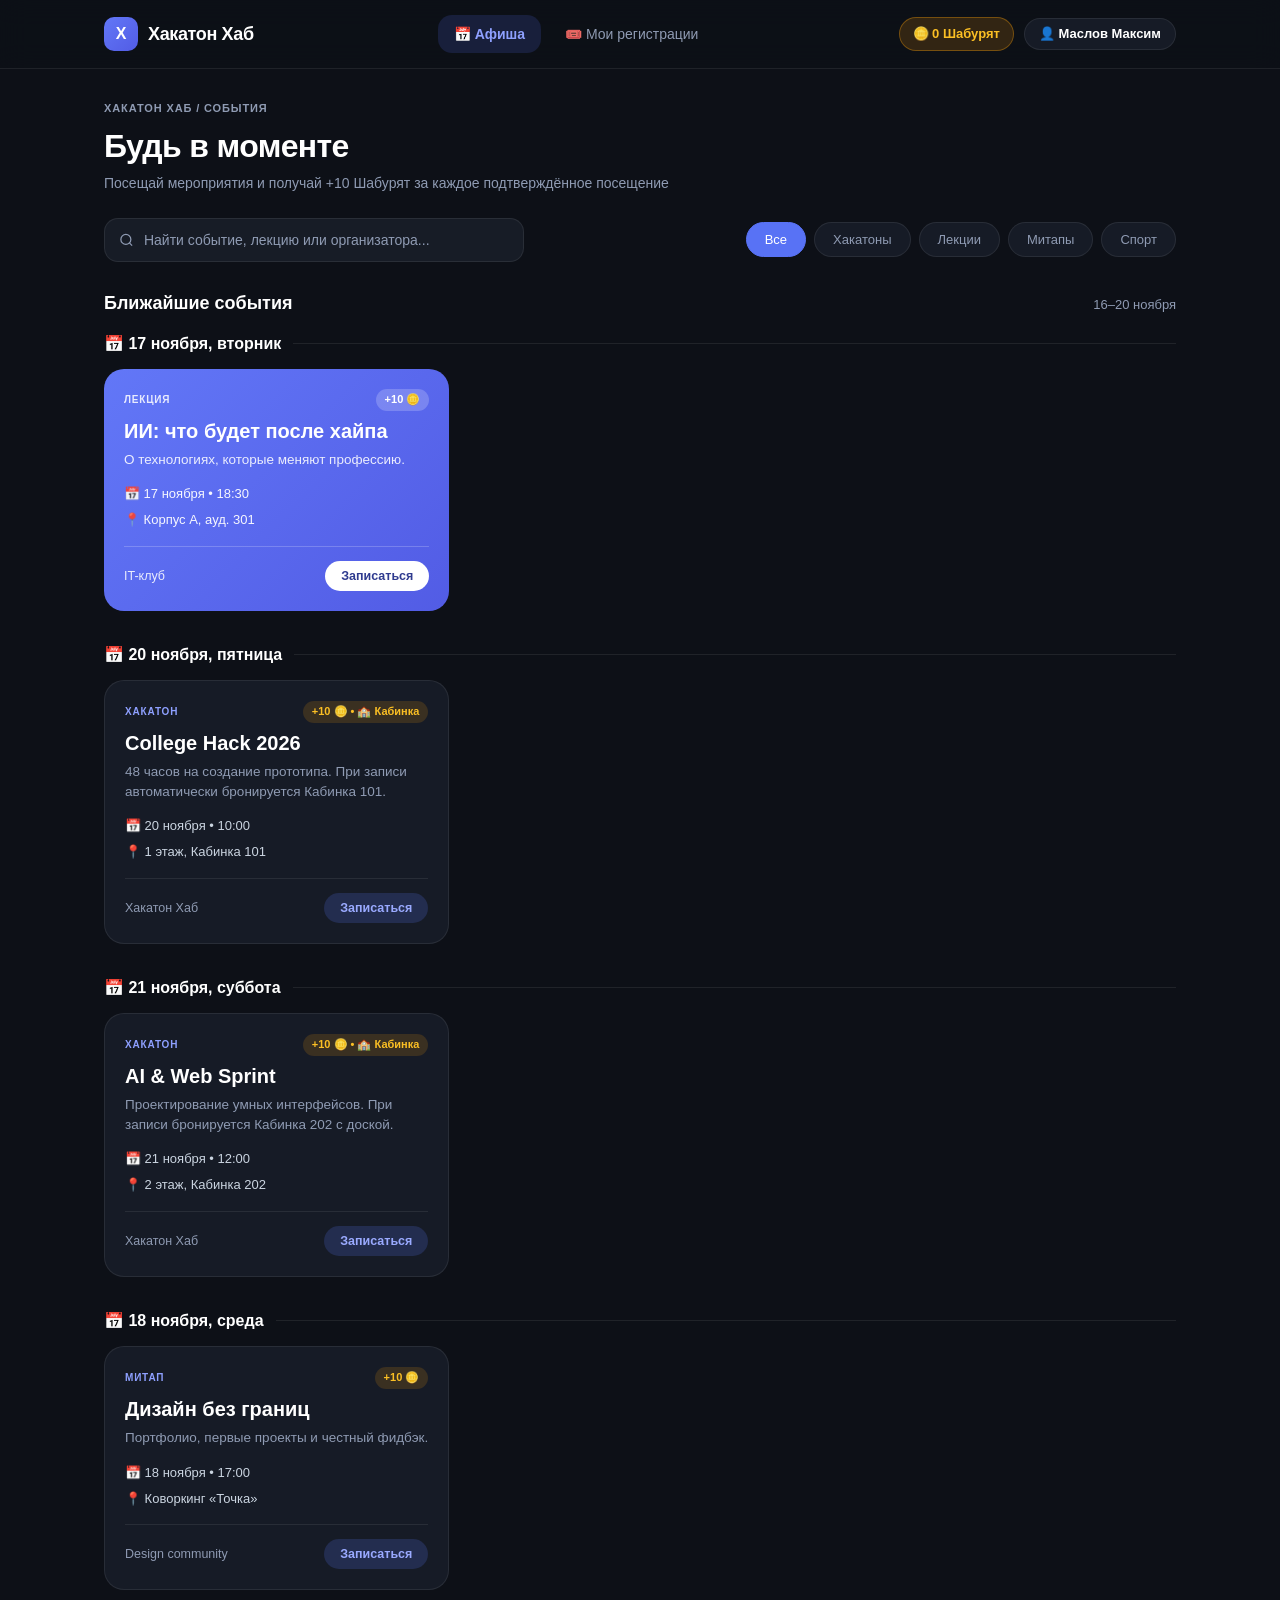
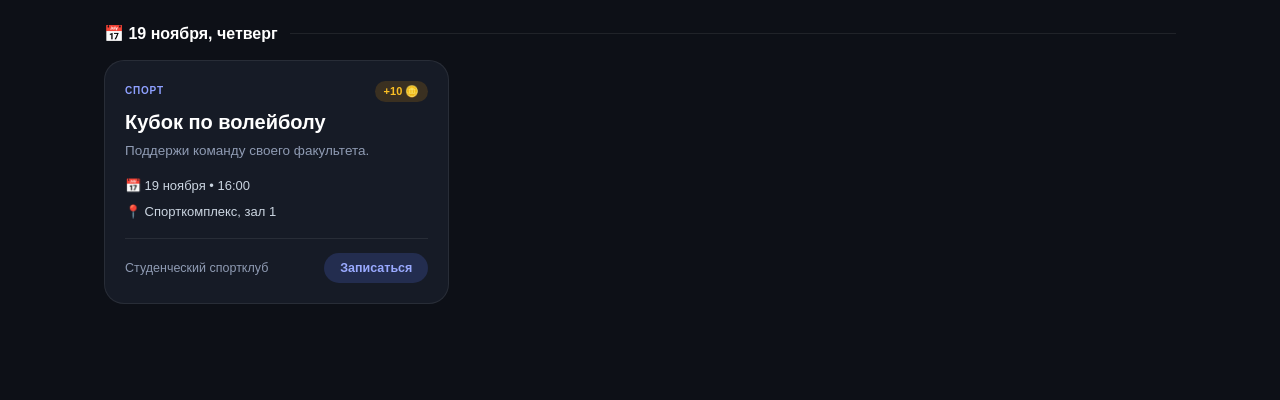
<file: index.html>
<!DOCTYPE html>
<html lang="ru">
<head>
  <meta charset="UTF-8" />
  <meta name="viewport" content="width=device-width, initial-scale=1.0" />
  <title>Хакатон Хаб — Афиша мероприятий</title>
  <link rel="stylesheet" href="style.css" />
</head>
<body>

  <!-- Верхняя навигационная панель -->
  <header class="topbar">
    <div class="container topbar-inner">
      <a href="index.html" class="brand" id="brand-logo">
        <span class="brand-badge">Х</span>
        <span class="brand-name">Хакатон Хаб</span>
      </a>

      <nav class="nav-tabs">
        <a href="index.html" class="tab-item active">📅 Афиша</a>
        <a href="registrations.html" class="tab-item">
          🎟️ Мои регистрации
          <span class="nav-counter" id="nav-reg-count">0</span>
        </a>
      </nav>

      <!-- Блок аккаунта и баланса Шабурят -->
      <div class="user-panel" id="user-panel"></div>
    </div>
  </header>

  <main class="container main-wrapper">

    <!-- ЭКРАН 1: АФИША -->
    <section id="view-feed" class="screen-content active">
      <div class="page-header">
        <div>
          <div class="eyebrow">ХАКАТОН ХАБ / СОБЫТИЯ</div>
          <h1 class="page-title">Будь в моменте</h1>
          <p class="page-subtitle">Посещай мероприятия и получай +10 Шабурят за каждое подтверждённое посещение</p>
        </div>
      </div>

      <div class="controls-bar">
        <div class="search-box">
          <svg width="16" height="16" fill="none" stroke="#8f9bb3" stroke-width="2" viewBox="0 0 24 24">
            <circle cx="11" cy="11" r="8"></circle>
            <path d="m21 21-4.3-4.3"></path>
          </svg>
          <input type="text" id="search-input" placeholder="Найти событие, лекцию или организатора..." />
        </div>

        <div class="chips-row" id="category-chips">
          <button class="chip active" data-category="all">Все</button>
          <button class="chip" data-category="Хакатон">Хакатоны</button>
          <button class="chip" data-category="Лекция">Лекции</button>
          <button class="chip" data-category="Митап">Митапы</button>
          <button class="chip" data-category="Спорт">Спорт</button>
        </div>
      </div>

      <div class="section-header">
        <span class="section-title">Ближайшие события</span>
        <span class="section-meta">16–20 ноября</span>
      </div>

      <div id="events-list" class="events-grid"></div>
    </section>

    <!-- ЭКРАН 2: ДЕТАЛИ СОБЫТИЯ -->
    <section id="view-details" class="screen-content">
      <div class="nav-header">
        <button class="back-btn" id="btn-back">← Назад к афише</button>
      </div>

      <div class="details-layout">
        <div class="details-main">
          <div class="hero-banner" id="detail-banner">
            <div class="hero-tag" id="detail-tag">ЛЕКЦИЯ / ТЕХНОЛОГИИ</div>
            <h1 class="hero-title" id="detail-title">ИИ: что будет после хайпа</h1>
            <div class="hero-bottom">
              <div class="hero-badges">
                <span class="badge-free" id="detail-entry">Вход свободный</span>
                <span class="badge-bonus">+10 Шабурят</span>
              </div>
              <span class="hero-date" id="detail-short-date">17.11</span>
            </div>
          </div>

          <div class="about-block">
            <h3>О событии</h3>
            <p id="detail-description"></p>
          </div>
        </div>

        <aside class="details-sidebar">
          <div class="info-card">
            <div class="info-list">
              <div class="info-row">
                <div class="info-icon">📅</div>
                <div>
                  <div class="info-main" id="detail-date">17 ноября, вторник</div>
                  <div class="info-sub" id="detail-time">18:30–20:00</div>
                </div>
              </div>
              <div class="info-row">
                <div class="info-icon">📍</div>
                <div>
                  <div class="info-main" id="detail-location">Корпус А, аудитория 301</div>
                  <div class="info-sub" id="detail-address">Университетская, 12</div>
                </div>
              </div>
              <div class="info-row">
                <div class="info-icon">👥</div>
                <div>
                  <div class="info-main" id="detail-organizer">IT-клуб</div>
                  <div class="info-sub">Организатор</div>
                </div>
              </div>
            </div>

            <div class="reminder-card">
              <div class="reminder-top">
                <div class="reminder-left">
                  <span>🔔</span>
                  <div>
                    <div class="reminder-title">Не пропусти начало</div>
                    <div class="reminder-sub">Напомним за день и за час</div>
                  </div>
                </div>
                <label class="switch">
                  <input type="checkbox" id="detail-reminder-toggle" checked />
                  <span class="slider"></span>
                </label>
              </div>
              <div class="reminder-note" id="reminder-status-text">Локальные уведомления в браузере</div>
            </div>

            <button class="btn-cta" id="detail-cta-btn">
              <span id="detail-cta-text">Записаться</span>
              <span class="arrow" id="detail-cta-arrow">→</span>
            </button>
            <div class="cta-caption" id="detail-cta-caption">Бонус +10 Шабурят начислится после подтверждения посещения</div>
          </div>
        </aside>
      </div>
    </section>
  </main>
  <div class="toast" id="toast"></div>
  <script src="script.js"></script>
</body>
</html>
</file>
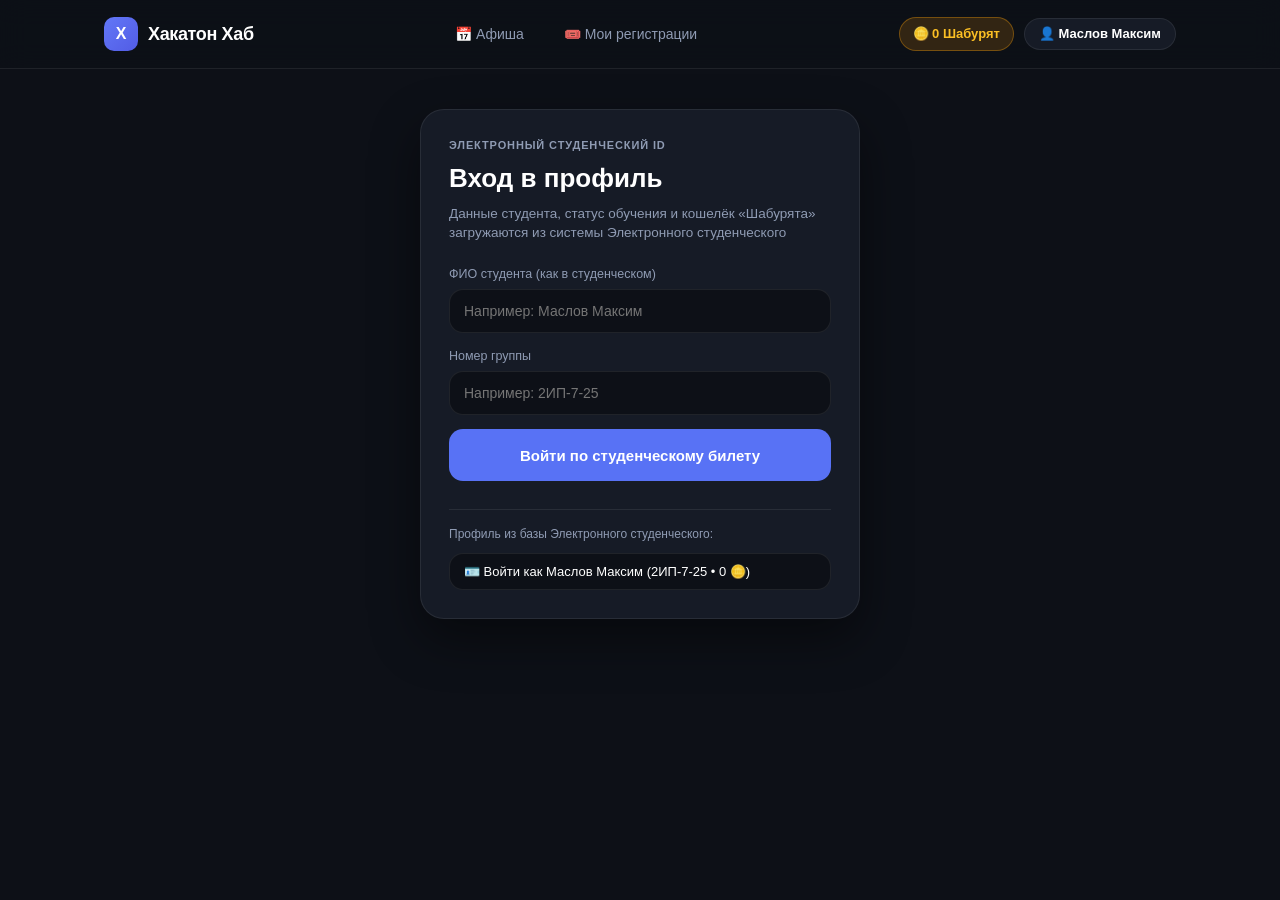
<file: login.html>
<!DOCTYPE html>
<html lang="ru">
<head>
  <meta charset="UTF-8" />
  <meta name="viewport" content="width=device-width, initial-scale=1.0" />
  <title>Хакатон Хаб — Вход через Электронный студенческий</title>
  <link rel="stylesheet" href="style.css" />
</head>
<body>

  <header class="topbar">
    <div class="container topbar-inner">
      <a href="index.html" class="brand">
        <span class="brand-badge">Х</span>
        <span class="brand-name">Хакатон Хаб</span>
      </a>

      <nav class="nav-tabs">
        <a href="index.html" class="tab-item">📅 Афиша</a>
        <a href="registrations.html" class="tab-item">
          🎟️ Мои регистрации
          <span class="nav-counter" id="nav-reg-count">0</span>
        </a>
      </nav>

      <div class="user-panel" id="user-panel"></div>
    </div>
  </header>

  <main class="container auth-page-wrapper">
    <div class="auth-card">
      <div class="eyebrow">ЭЛЕКТРОННЫЙ СТУДЕНЧЕСКИЙ ID</div>
      <h1 class="auth-title">Вход в профиль</h1>
      <p class="auth-subtitle">Данные студента, статус обучения и кошелёк «Шабурята» загружаются из системы Электронного студенческого</p>

      <form id="page-login-form" class="auth-form">
        <div class="form-group">
          <label for="login-name">ФИО студента (как в студенческом)</label>
          <input type="text" id="login-name" placeholder="Например: Маслов Максим" required />
        </div>
        <div class="form-group">
          <label for="login-group">Номер группы</label>
          <input type="text" id="login-group" placeholder="Например: 2ИП-7-25" required />
        </div>
        <button type="submit" class="btn-cta">Войти по студенческому билету</button>
      </form>

      <div class="demo-accounts">
        <div class="demo-label">Профиль из базы Электронного студенческого:</div>
        <div class="demo-list">
          <button type="button" class="demo-btn" id="btn-sync-student-card">
            🪪 Загрузить профиль из Электронного студенческого
          </button>
        </div>
      </div>
    </div>
  </main>

  <div class="toast" id="toast"></div>
  <script src="script.js"></script>
</body>
</html>
</file>
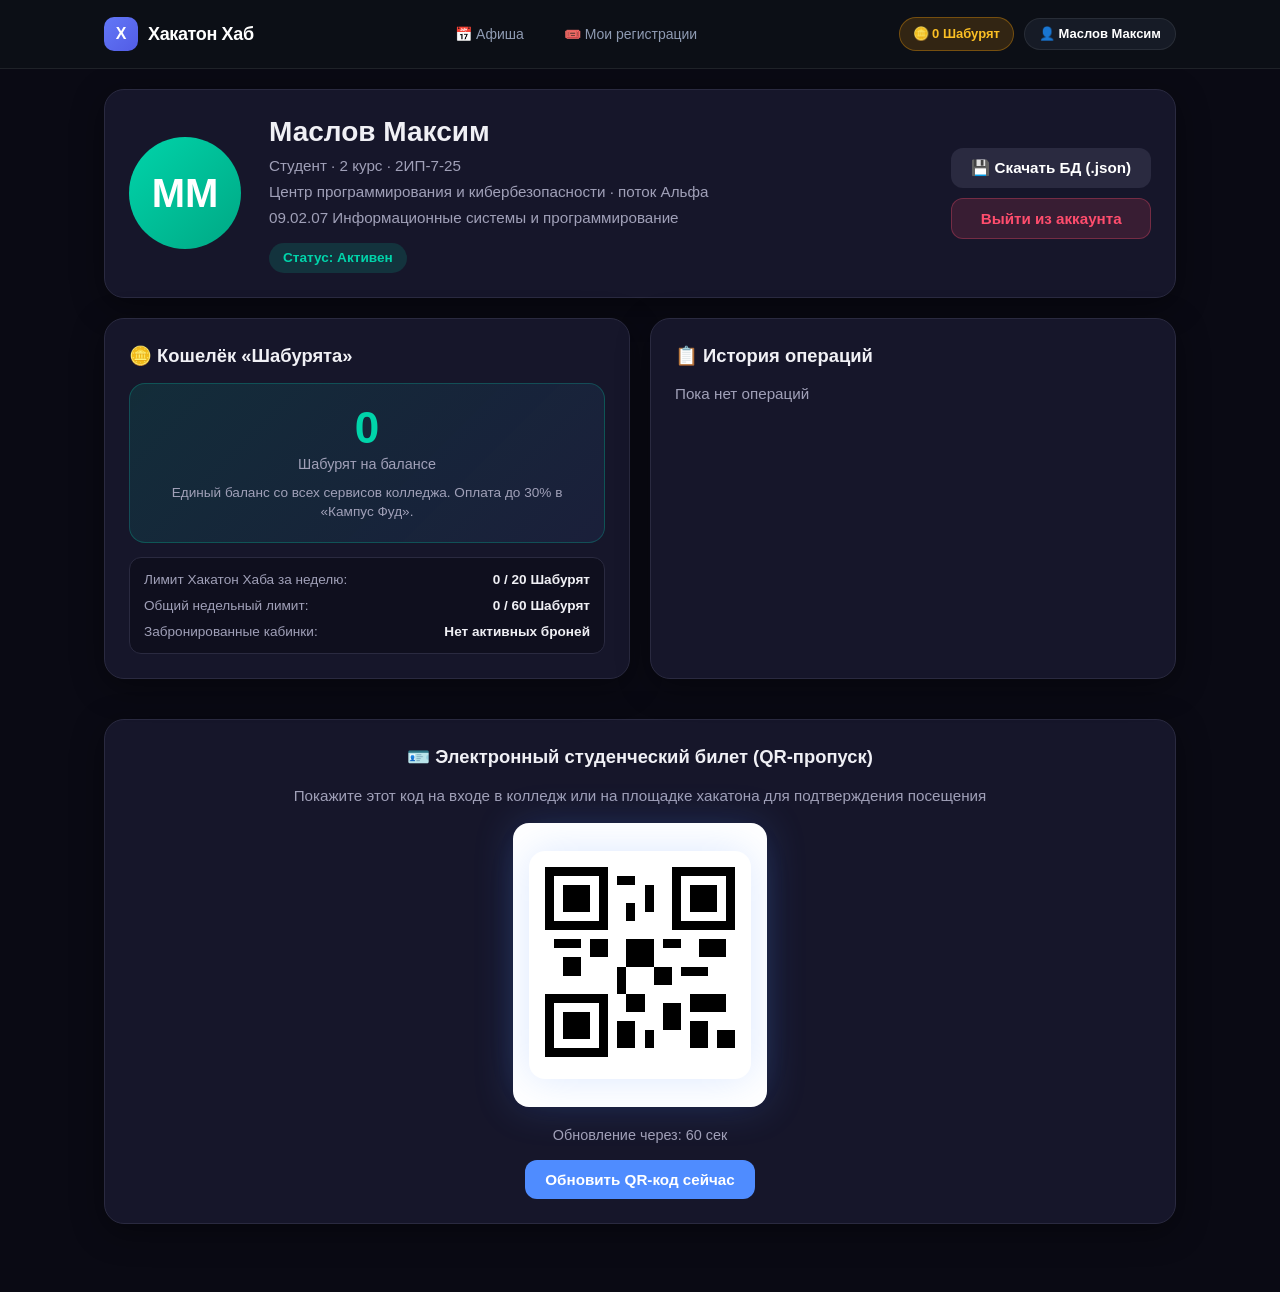
<file: profile.html>
<!DOCTYPE html>
<html lang="ru">
<head>
  <meta charset="UTF-8" />
  <meta name="viewport" content="width=device-width, initial-scale=1.0" />
  <title>IT.МОСКВА — Электронный студенческий и профиль</title>
  <link rel="stylesheet" href="style.css" />
  <!-- Библиотека для генерации живого QR-кода как у Команды 5 -->
  <script src="https://cloudflare.com"></script>
  <style>
    /* Точные стили профиля и электронного студенческого Команды 5 */
    body.student-card-theme {
      background: #0a0a14;
      color: #f0f0f5;
    }

    .sc-container {
      max-width: 1120px;
      margin: 0 auto;
      padding: 20px 24px 48px;
    }

    .sc-card {
      background: #16162a;
      border: 1px solid #2a2a40;
      border-radius: 20px;
      padding: 24px;
      box-shadow: 0 8px 32px rgba(0, 0, 0, 0.4);
      margin-bottom: 20px;
    }

    .sc-profile-card {
      display: flex;
      gap: 28px;
      align-items: center;
      flex-wrap: wrap;
    }

    .sc-avatar {
      width: 112px;
      height: 112px;
      border-radius: 50%;
      background: linear-gradient(135deg, #00d4aa, #00a884);
      display: flex;
      align-items: center;
      justify-content: center;
      font-size: 2.5rem;
      font-weight: 700;
      color: #ffffff;
      flex-shrink: 0;
    }

    .sc-profile-info {
      flex: 1;
      min-width: 240px;
    }

    .sc-profile-info h1 {
      font-size: 1.75rem;
      margin-bottom: 6px;
      line-height: 1.25;
      color: #f0f0f5;
    }

    .sc-meta {
      color: #a0a0b8;
      margin-bottom: 4px;
      font-size: 0.95rem;
    }

    .sc-status-badge {
      display: inline-block;
      background: rgba(0, 212, 170, 0.15);
      color: #00d4aa;
      padding: 5px 14px;
      border-radius: 20px;
      font-size: 0.85rem;
      font-weight: 600;
      margin-top: 10px;
    }

    .sc-profile-actions {
      display: flex;
      flex-direction: column;
      gap: 10px;
    }

    .sc-grid-2 {
      display: grid;
      grid-template-columns: 1fr 1fr;
      gap: 20px;
      margin-bottom: 20px;
    }

    .sc-card-title {
      font-size: 1.15rem;
      font-weight: 700;
      margin-bottom: 14px;
      color: #f0f0f5;
    }

    /* Блок кошелька Шабурят Команды 5 */
    .sc-balance-block {
      background: linear-gradient(135deg, rgba(0, 212, 170, 0.12), rgba(79, 140, 255, 0.08));
      border: 1px solid rgba(0, 212, 170, 0.25);
      border-radius: 16px;
      padding: 20px;
      text-align: center;
      margin-bottom: 14px;
    }

    .sc-balance-value {
      font-size: 2.75rem;
      font-weight: 700;
      color: #00d4aa;
      line-height: 1.1;
    }

    .sc-balance-value small {
      display: block;
      font-size: 0.9rem;
      font-weight: 500;
      color: #a0a0b8;
      margin-top: 4px;
    }

    .sc-balance-hint {
      margin-top: 10px;
      font-size: 0.85rem;
      color: #a0a0b8;
    }

    .sc-limits-box {
      display: flex;
      flex-direction: column;
      gap: 6px;
      font-size: 0.85rem;
      color: #a0a0b8;
      background: #0f0f1e;
      padding: 12px 14px;
      border-radius: 12px;
      border: 1px solid #2a2a40;
    }

    .sc-limits-row {
      display: flex;
      justify-content: space-between;
    }

    .sc-limits-row strong {
      color: #f0f0f5;
    }

    /* История транзакций Команды 5 */
    .sc-history-list {
      max-height: 290px;
      overflow-y: auto;
    }

    .sc-tx-item {
      display: flex;
      justify-content: space-between;
      align-items: center;
      gap: 12px;
      padding: 12px 0;
      border-bottom: 1px solid #2a2a40;
    }

    .sc-tx-item:last-child {
      border-bottom: none;
    }

    .sc-tx-reason {
      font-weight: 500;
      font-size: 0.95rem;
      color: #f0f0f5;
    }

    .sc-tx-date {
      font-size: 0.8rem;
      color: #a0a0b8;
    }

    .sc-tx-amount {
      font-weight: 700;
      font-size: 1.05rem;
      color: #00d4aa;
      flex-shrink: 0;
    }

    .sc-tx-amount.debit {
      color: #ff4d6d;
    }

    /* Секция живого QR-кода Команды 5 */
    .sc-qr-section {
      text-align: center;
    }

    .sc-qr-container {
      background: #ffffff;
      padding: 16px;
      border-radius: 16px;
      display: inline-block;
      margin: 12px 0;
      box-shadow: 0 0 40px rgba(79, 140, 255, 0.2);
    }

    .sc-timer {
      font-size: 0.9rem;
      color: #a0a0b8;
      margin-top: 6px;
      margin-bottom: 14px;
    }

    .sc-timer.warning {
      color: #ff6b35;
    }

    .sc-btn {
      background: #4f8cff;
      color: #ffffff;
      border: none;
      padding: 11px 20px;
      border-radius: 12px;
      font-weight: 600;
      cursor: pointer;
      font-size: 0.95rem;
      transition: 0.2s;
    }

    .sc-btn:hover {
      opacity: 0.9;
    }

    .sc-btn.secondary {
      background: #2a2a40;
    }

    .sc-btn.danger {
      background: rgba(255, 77, 109, 0.15);
      color: #ff4d6d;
      border: 1px solid rgba(255, 77, 109, 0.3);
    }

    @media (max-width: 820px) {
      .sc-grid-2 {
        grid-template-columns: 1fr;
      }
      .sc-profile-card {
        flex-direction: column;
        text-align: center;
      }
      .sc-profile-actions {
        width: 100%;
      }
    }
  </style>
</head>
<body class="student-card-theme">

  <!-- Общая навигация приложения -->
  <header class="topbar">
    <div class="container topbar-inner">
      <a href="index.html" class="brand">
        <span class="brand-badge">Х</span>
        <span class="brand-name">Хакатон Хаб</span>
      </a>

      <nav class="nav-tabs">
        <a href="index.html" class="tab-item">📅 Афиша</a>
        <a href="registrations.html" class="tab-item">
          🎟️ Мои регистрации
          <span class="nav-counter" id="nav-reg-count">0</span>
        </a>
      </nav>

      <div class="user-panel" id="user-panel"></div>
    </div>
  </header>

  <main class="sc-container">

    <!-- Карточка студента (точная копия Команды 5) -->
    <div class="sc-card sc-profile-card">
      <div class="sc-avatar" id="avatar">ММ</div>
      <div class="sc-profile-info">
        <h1 id="studentName">Маслов Максим</h1>
        <div class="sc-meta" id="group">Студент · 2 курс · 2ИП-7-25</div>
        <div class="sc-meta" id="specialty">Центр программирования и кибербезопасности · поток Альфа</div>
        <div class="sc-meta" id="program">09.02.07 Информационные системы и программирование</div>
        <div class="sc-status-badge" id="statusBadge">Статус: Активен</div>
      </div>
      <div class="sc-profile-actions">
        <button type="button" class="sc-btn secondary" id="btn-profile-export">💾 Скачать БД (.json)</button>
        <button type="button" class="sc-btn danger" id="btn-page-logout">Выйти из аккаунта</button>
      </div>
    </div>

    <!-- Две колонки: Кошелёк Шабурят + История операций -->
    <div class="sc-grid-2">
      <div class="sc-card">
        <h2 class="sc-card-title">🪙 Кошелёк «Шабурята»</h2>
        <div class="sc-balance-block">
          <div class="sc-balance-value">
            <span id="shaburyataBalance">0</span>
            <small>Шабурят на балансе</small>
          </div>
          <div class="sc-balance-hint">
            Единый баланс со всех сервисов колледжа. Оплата до 30% в «Кампус Фуд».
          </div>
        </div>
        <div class="sc-limits-box">
          <div class="sc-limits-row">
            <span>Лимит Хакатон Хаба за неделю:</span>
            <strong id="wallet-service-limit">0 / 20</strong>
          </div>
          <div class="sc-limits-row">
            <span>Общий недельный лимит:</span>
            <strong id="wallet-total-limit">0 / 60</strong>
          </div>
          <div class="sc-limits-row">
            <span>Забронированные кабинки:</span>
            <strong id="profile-cabins-info">Нет активных броней</strong>
          </div>
        </div>
      </div>

      <div class="sc-card">
        <h2 class="sc-card-title">📋 История операций</h2>
        <div class="sc-history-list" id="walletHistory">
          <p class="sc-meta">Пока нет операций</p>
        </div>
      </div>
    </div>

    <!-- Живой QR-код электронного студенческого (как у Команды 5) -->
    <div class="sc-card sc-qr-section">
      <h2 class="sc-card-title">🪪 Электронный студенческий билет (QR-пропуск)</h2>
      <p class="sc-meta">Покажите этот код на входе в колледж или на площадке хакатона для подтверждения посещения</p>
      <div class="sc-qr-container">
        <div class="sc-qr-container">
          <svg width="190" height="190" viewBox="0 0 21 21" shape-rendering="crispEdges" xmlns="http://w3.org">
            <rect width="21" height="21" fill="#ffffff"/>
            <path fill="#000000" d="M0,0h7v7h-7z M1,1v5h5v-5z M2,2h3v3h-3z M14,0h7v7h-7z M15,1v5h5v-5z M16,2h3v3h-3z M0,14h7v7h-7z M1,15v5h5v-5z M2,16h3v3h-3z M8,1h2v1h-2z M11,2h1v3h-1z M9,4h1v2h-1z M1,8h3v1h-3z M5,8h2v2h-2z M9,8h3v3h-3z M13,8h2v1h-2z M17,8h3v2h-3z M2,10h2v2h-2z M8,11h1v3h-1z M12,11h2v2h-2z M15,11h3v1h-3z M9,14h2v2h-2z M13,15h2v3h-2z M16,14h4v2h-4z M8,17h2v3h-2z M11,18h1v2h-1z M16,17h2v3h-2z M19,18h2v2h-2z"/>
          </svg>
        </div>
      </div>
      <div class="sc-timer" id="timer">Обновление через: 60 сек</div>
      <button type="button" class="sc-btn" id="btn-refresh-qr">Обновить QR-код сейчас</button>
    </div>

  </main>

  <div class="toast" id="toast"></div>
  <script src="script.js"></script>
</body>
</html>
</file>
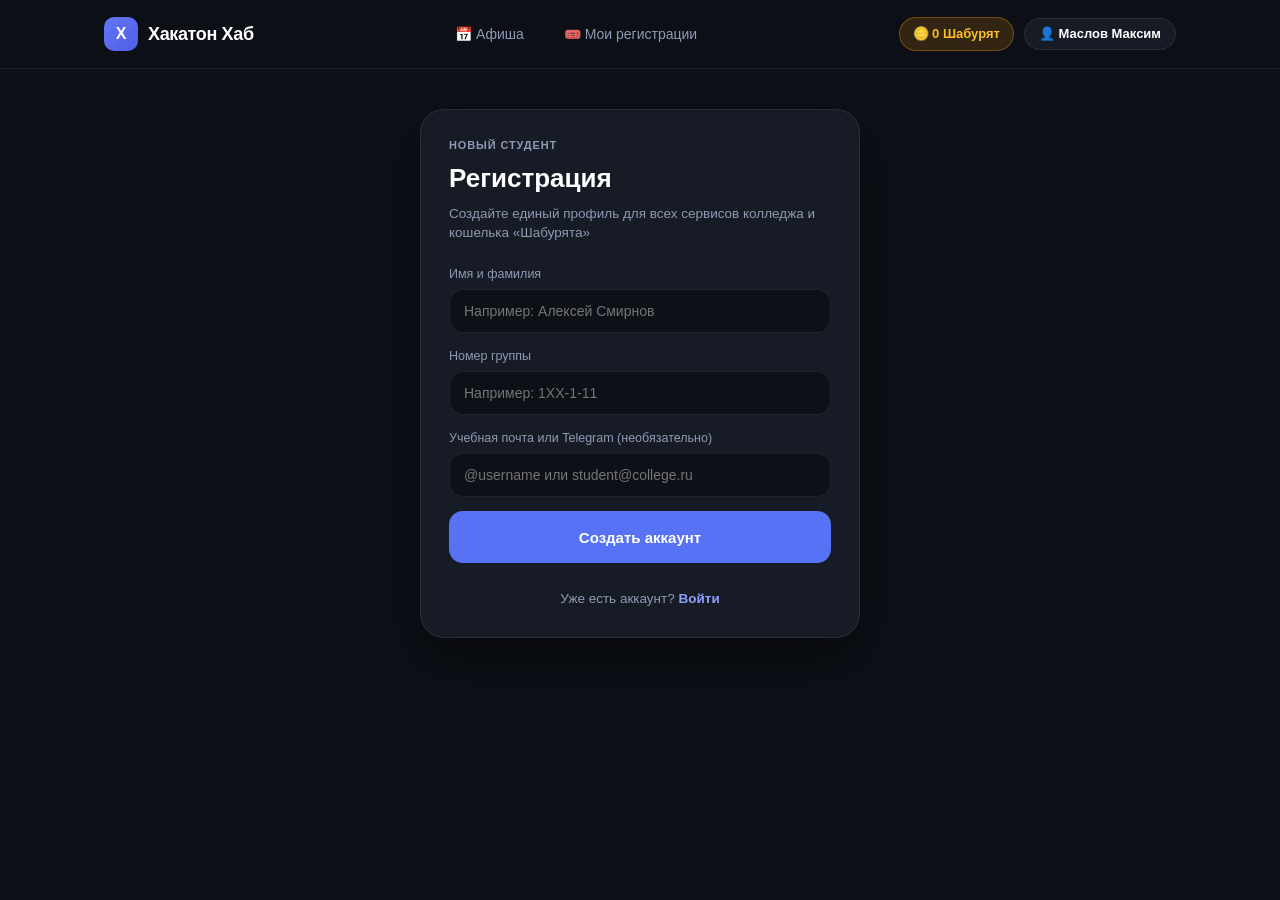
<file: register.html>
<!DOCTYPE html>
<html lang="ru">
<head>
  <meta charset="UTF-8" />
  <meta name="viewport" content="width=device-width, initial-scale=1.0" />
  <title>Хакатон Хаб — Регистрация</title>
  <link rel="stylesheet" href="style.css" />
</head>
<body>

  <header class="topbar">
    <div class="container topbar-inner">
      <a href="index.html" class="brand">
        <span class="brand-badge">Х</span>
        <span class="brand-name">Хакатон Хаб</span>
      </a>

      <nav class="nav-tabs">
        <a href="index.html" class="tab-item">📅 Афиша</a>
        <a href="registrations.html" class="tab-item">
          🎟️ Мои регистрации
          <span class="nav-counter" id="nav-reg-count">0</span>
        </a>
      </nav>

      <div class="user-panel" id="user-panel"></div>
    </div>
  </header>

  <main class="container auth-page-wrapper">
    <div class="auth-card">
      <div class="eyebrow">НОВЫЙ СТУДЕНТ</div>
      <h1 class="auth-title">Регистрация</h1>
      <p class="auth-subtitle">Создайте единый профиль для всех сервисов колледжа и кошелька «Шабурята»</p>

      <form id="page-register-form" class="auth-form">
        <div class="form-group">
          <label for="reg-name">Имя и фамилия</label>
          <input type="text" id="reg-name" placeholder="Например: Алексей Смирнов" required />
        </div>
        <div class="form-group">
          <label for="reg-group">Номер группы</label>
          <input type="text" id="reg-group" placeholder="Например: 1XX-1-11" required />
        </div>
        <div class="form-group">
          <label for="reg-email">Учебная почта или Telegram (необязательно)</label>
          <input type="text" id="reg-email" placeholder="@username или student@college.ru" />
        </div>
        <button type="submit" class="btn-cta">Создать аккаунт</button>
      </form>

      <div class="auth-switch-link">
        Уже есть аккаунт? <a href="login.html">Войти</a>
      </div>
    </div>
  </main>

  <div class="toast" id="toast"></div>
  <script src="script.js"></script>
</body>
</html>
</file>
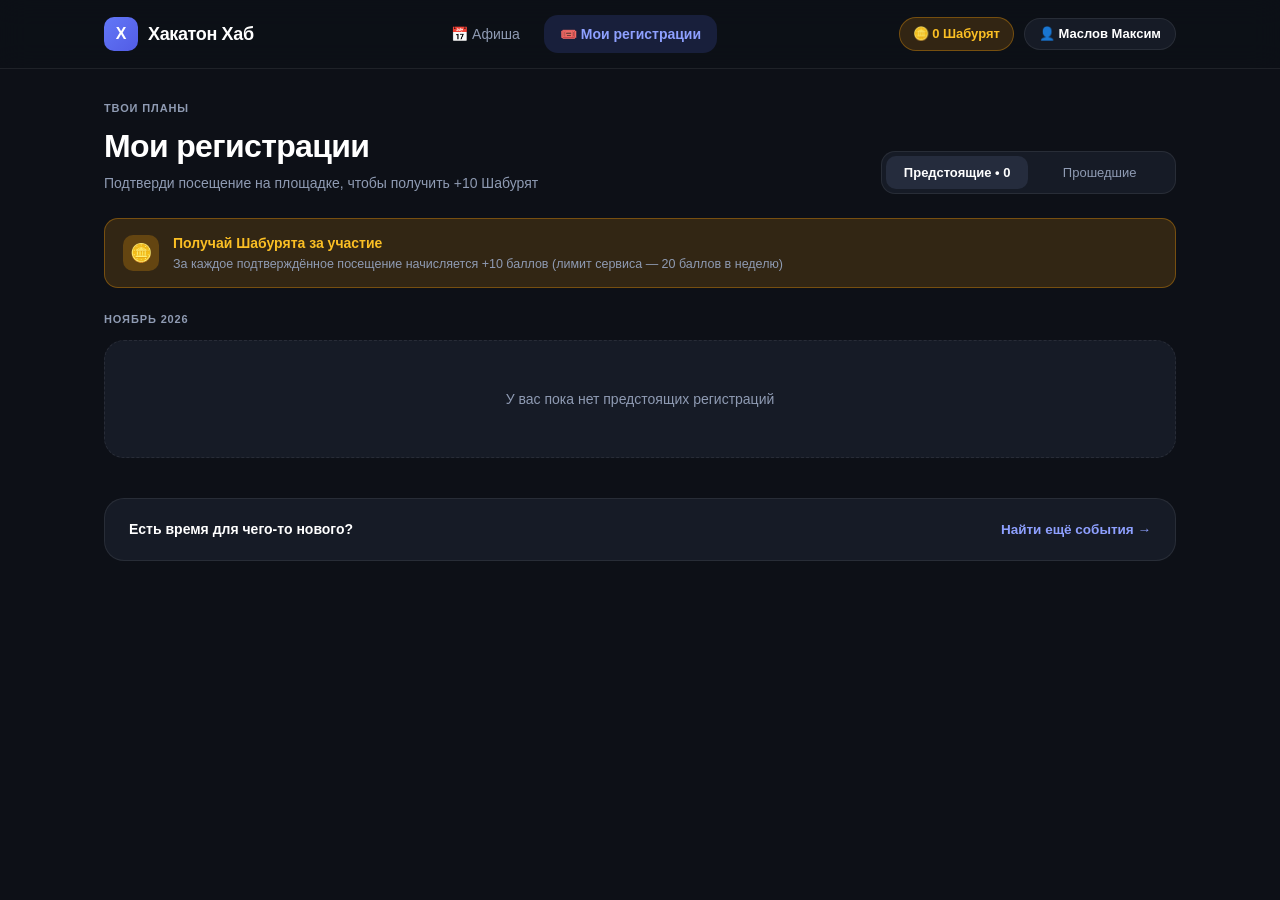
<file: registrations.html>
<!DOCTYPE html>
<html lang="ru">
<head>
  <meta charset="UTF-8" />
  <meta name="viewport" content="width=device-width, initial-scale=1.0" />
  <title>Хакатон Хаб — Мои регистрации</title>
  <link rel="stylesheet" href="style.css" />
</head>
<body>

  <!-- Верхняя навигационная панель -->
  <header class="topbar">
    <div class="container topbar-inner">
      <a href="index.html" class="brand">
        <span class="brand-badge">Х</span>
        <span class="brand-name">Хакатон Хаб</span>
      </a>

      <nav class="nav-tabs">
        <a href="index.html" class="tab-item">📅 Афиша</a>
        <a href="registrations.html" class="tab-item active">
          🎟️ Мои регистрации
          <span class="nav-counter" id="nav-reg-count">0</span>
        </a>
      </nav>

      <!-- Блок аккаунта и баланса Шабурят -->
      <div class="user-panel" id="user-panel"></div>
    </div>
  </header>

  <main class="container main-wrapper">

    <section id="view-registrations" class="screen-content active">
      <div class="page-header">
        <div>
          <div class="eyebrow">ТВОИ ПЛАНЫ</div>
          <h1 class="page-title">Мои регистрации</h1>
          <p class="page-subtitle">Подтверди посещение на площадке, чтобы получить +10 Шабурят</p>
        </div>

        <div class="segmented-control">
          <button class="segment-btn active" data-tab="upcoming" id="seg-upcoming">Предстоящие • 0</button>
          <button class="segment-btn" data-tab="past" id="seg-past">Прошедшие</button>
        </div>
      </div>

      <div class="alert-banner" id="reg-alert-banner">
        <div class="alert-icon">🪙</div>
        <div>
          <div class="alert-title">Получай Шабурята за участие</div>
          <div class="alert-sub">За каждое подтверждённое посещение начисляется +10 баллов (лимит сервиса — 20 баллов в неделю)</div>
        </div>
      </div>

      <div class="month-label" id="reg-month-label">НОЯБРЬ 2026</div>

      <!-- Сетка регистраций -->
      <div id="registrations-list" class="events-grid"></div>

      <div class="empty-promo">
        <div class="empty-promo-title">Есть время для чего-то нового?</div>
        <a href="index.html" class="empty-promo-link">
          <span>Найти ещё события →</span>
        </a>
      </div>
    </section>
  </main>
  <div class="toast" id="toast"></div>
  <script src="script.js"></script>
</body>
</html>
</file>
<file: style.css>
:root {
  --bg-app: #0d1017;
  --bg-surface: #161b26;
  --bg-surface-hover: #1e2534;
  --bg-input: #171c26;
  --border-subtle: rgba(255, 255, 255, 0.08);
  --text-primary: #ffffff;
  --text-secondary: #8f9bb3;
  --text-muted: #5c6880;
  --accent-blue: #5872f5;
  --accent-blue-hover: #4760e0;
  --accent-gradient: linear-gradient(135deg, #6277f7 0%, #525ce5 100%);
  --accent-purple-text: #8ea0ff;
  --bonus-bg: rgba(245, 158, 11, 0.16);
  --bonus-text: #fbbf24;
  --bonus-border: rgba(245, 158, 11, 0.35);
  --success-bg: rgba(34, 197, 94, 0.14);
  --success-text: #4ade80;
  --danger-text: #f87171;
  --radius-xl: 24px;
  --radius-lg: 20px;
  --radius-md: 14px;
  --radius-pill: 999px;
  --font-main: -apple-system, BlinkMacSystemFont, "SF Pro Display", "Segoe UI", Roboto, Inter, sans-serif;
}

* {
  box-sizing: border-box;
  margin: 0;
  padding: 0;
  -webkit-tap-highlight-color: transparent;
}

body {
  background-color: var(--bg-app);
  color: var(--text-primary);
  font-family: var(--font-main);
  min-height: 100vh;
  line-height: 1.45;
}

.container {
  max-width: 1120px;
  margin: 0 auto;
  padding: 0 24px;
}

.topbar {
  position: sticky;
  top: 0;
  z-index: 50;
  background-color: rgba(13, 16, 23, 0.94);
  backdrop-filter: blur(14px);
  border-bottom: 1px solid var(--border-subtle);
  padding-top: env(safe-area-inset-top, 0px);
}

.topbar-inner {
  min-height: 68px;
  display: flex;
  align-items: center;
  justify-content: space-between;
  gap: 16px;
  flex-wrap: wrap;
  padding-top: 8px;
  padding-bottom: 8px;
}

.brand {
  display: flex;
  align-items: center;
  gap: 10px;
  text-decoration: none;
  color: var(--text-primary);
}

.brand-badge {
  width: 34px;
  height: 34px;
  border-radius: 10px;
  background: var(--accent-gradient);
  display: flex;
  align-items: center;
  justify-content: center;
  font-weight: 800;
  font-size: 16px;
  color: #ffffff;
}

.brand-name {
  font-size: 18px;
  font-weight: 700;
  letter-spacing: -0.02em;
}

.nav-tabs {
  display: flex;
  gap: 8px;
}

.tab-item {
  display: flex;
  align-items: center;
  gap: 8px;
  padding: 9px 16px;
  border-radius: var(--radius-md);
  text-decoration: none;
  font-size: 14px;
  font-weight: 500;
  color: var(--text-secondary);
  transition: 0.2s;
}

.tab-item:hover {
  color: var(--text-primary);
  background-color: rgba(255, 255, 255, 0.04);
}

.tab-item.active {
  background-color: rgba(88, 114, 245, 0.16);
  color: var(--accent-purple-text);
  font-weight: 600;
}

.nav-counter {
  background-color: var(--accent-blue);
  color: #ffffff;
  font-size: 11px;
  font-weight: 700;
  padding: 2px 7px;
  border-radius: var(--radius-pill);
}

/* Панель пользователя и баланса в шапке */
.user-panel {
  display: flex;
  align-items: center;
  gap: 10px;
}

.btn-login-nav {
  background-color: var(--accent-blue);
  color: #ffffff;
  border: none;
  border-radius: var(--radius-md);
  padding: 9px 16px;
  font-size: 13.5px;
  font-weight: 600;
  cursor: pointer;
  transition: 0.2s;
}

.btn-login-nav:hover {
  background-color: var(--accent-blue-hover);
}

.bonus-pill {
  display: flex;
  align-items: center;
  gap: 6px;
  background-color: var(--bonus-bg);
  border: 1px solid var(--bonus-border);
  color: var(--bonus-text);
  padding: 7px 13px;
  border-radius: var(--radius-pill);
  font-size: 13px;
  font-weight: 700;
  cursor: pointer;
  transition: 0.2s;
}

.bonus-pill:hover {
  filter: brightness(1.1);
}

.user-chip {
  display: flex;
  align-items: center;
  gap: 8px;
  background-color: var(--bg-surface);
  border: 1px solid var(--border-subtle);
  padding: 6px 12px;
  border-radius: var(--radius-pill);
  font-size: 13px;
}

.user-name-text {
  font-weight: 600;
  color: var(--text-primary);
}

.btn-logout {
  background: none;
  border: none;
  color: var(--text-secondary);
  font-size: 12px;
  cursor: pointer;
  padding-left: 6px;
  border-left: 1px solid var(--border-subtle);
}

.btn-logout:hover {
  color: var(--danger-text);
}

/* Основная область */
.main-wrapper {
  padding-top: 32px;
  padding-bottom: 64px;
}

.screen-content {
  display: none;
  animation: fadeIn 0.2s ease;
}

.screen-content.active {
  display: block;
}

@keyframes fadeIn {
  from { opacity: 0; transform: translateY(6px); }
  to { opacity: 1; transform: translateY(0); }
}

.page-header {
  display: flex;
  justify-content: space-between;
  align-items: flex-end;
  flex-wrap: wrap;
  gap: 16px;
  margin-bottom: 24px;
}

.eyebrow {
  font-size: 11px;
  font-weight: 700;
  letter-spacing: 0.08em;
  text-transform: uppercase;
  color: var(--text-secondary);
  margin-bottom: 6px;
}

.page-title {
  font-size: 32px;
  font-weight: 700;
  letter-spacing: -0.02em;
  margin-bottom: 4px;
}

.page-subtitle {
  font-size: 14px;
  color: var(--text-secondary);
}

.controls-bar {
  display: flex;
  justify-content: space-between;
  align-items: center;
  flex-wrap: wrap;
  gap: 16px;
  margin-bottom: 28px;
}

.search-box {
  background-color: var(--bg-input);
  border: 1px solid var(--border-subtle);
  border-radius: var(--radius-md);
  height: 44px;
  padding: 0 14px;
  display: flex;
  align-items: center;
  gap: 10px;
  flex: 1;
  min-width: 260px;
  max-width: 420px;
}

.search-box input {
  background: none;
  border: none;
  outline: none;
  color: var(--text-primary);
  font-size: 14px;
  width: 100%;
}

.search-box input::placeholder {
  color: var(--text-secondary);
}

.chips-row {
  display: flex;
  gap: 8px;
  flex-wrap: wrap;
}

.chip {
  padding: 9px 18px;
  border-radius: var(--radius-pill);
  background-color: var(--bg-surface);
  border: 1px solid var(--border-subtle);
  color: var(--text-secondary);
  font-size: 13px;
  font-weight: 500;
  cursor: pointer;
  transition: 0.2s;
}

.chip:hover {
  border-color: rgba(255, 255, 255, 0.2);
  color: var(--text-primary);
}

.chip.active {
  background-color: var(--accent-blue);
  color: #ffffff;
  border-color: var(--accent-blue);
}

.section-header {
  display: flex;
  justify-content: space-between;
  align-items: baseline;
  margin-bottom: 16px;
}

.section-title {
  font-size: 18px;
  font-weight: 600;
}

.section-meta {
  font-size: 13px;
  color: var(--text-secondary);
}

.events-grid {
  display: grid;
  grid-template-columns: repeat(auto-fill, minmax(320px, 1fr));
  gap: 18px;
}

.event-card {
  background-color: var(--bg-surface);
  border: 1px solid var(--border-subtle);
  border-radius: var(--radius-lg);
  padding: 20px;
  display: flex;
  flex-direction: column;
  justify-content: space-between;
  cursor: pointer;
  transition: transform 0.18s ease, background-color 0.2s, border-color 0.2s;
}

.event-card:hover {
  transform: translateY(-3px);
  background-color: var(--bg-surface-hover);
  border-color: rgba(255, 255, 255, 0.16);
}

.event-card.featured {
  background: var(--accent-gradient);
  border: none;
}

.event-card.featured:hover {
  filter: brightness(1.04);
}

.card-top-row {
  display: flex;
  justify-content: space-between;
  align-items: center;
  margin-bottom: 8px;
}

.card-tag {
  font-size: 10px;
  font-weight: 700;
  letter-spacing: 0.08em;
  text-transform: uppercase;
  color: var(--accent-purple-text);
  display: inline-block;
}

.event-card.featured .card-tag {
  color: rgba(255, 255, 255, 0.85);
}

.card-bonus-badge {
  font-size: 11px;
  font-weight: 700;
  color: var(--bonus-text);
  background-color: var(--bonus-bg);
  padding: 3px 9px;
  border-radius: var(--radius-pill);
}

.event-card.featured .card-bonus-badge {
  background-color: rgba(255, 255, 255, 0.2);
  color: #ffffff;
}

.card-title {
  font-size: 20px;
  font-weight: 700;
  line-height: 1.25;
  margin-bottom: 6px;
}

.card-desc {
  font-size: 13.5px;
  color: var(--text-secondary);
  margin-bottom: 16px;
  line-height: 1.45;
}

.event-card.featured .card-desc {
  color: rgba(255, 255, 255, 0.88);
}

.card-meta-list {
  display: flex;
  flex-direction: column;
  gap: 7px;
  margin-bottom: 16px;
}

.card-meta-list.compact {
  margin-bottom: 10px;
}

.meta-item {
  display: flex;
  align-items: center;
  gap: 8px;
  font-size: 13px;
  color: #cbd5e1;
}

.event-card.featured .meta-item {
  color: rgba(255, 255, 255, 0.94);
}

.card-footer {
  display: flex;
  justify-content: space-between;
  align-items: center;
  padding-top: 14px;
  border-top: 1px solid rgba(255, 255, 255, 0.08);
  margin-top: auto;
}

.event-card.featured .card-footer {
  border-top-color: rgba(255, 255, 255, 0.2);
}

.organizer {
  font-size: 12.5px;
  color: var(--text-secondary);
}

.reg-organizer {
  margin-bottom: 12px;
}

.event-card.featured .organizer {
  color: rgba(255, 255, 255, 0.88);
}

.btn-card {
  padding: 8px 16px;
  border-radius: var(--radius-pill);
  font-size: 12.5px;
  font-weight: 600;
  border: none;
  cursor: pointer;
  transition: 0.2s;
}

.btn-card-light {
  background-color: #ffffff;
  color: #2f3b8f;
}

.btn-card-primary {
  background-color: rgba(88, 114, 245, 0.2);
  color: #9aaaff;
}

.btn-card-registered {
  background-color: var(--success-bg);
  color: var(--success-text);
}

.btn-confirm-visit {
  width: 100%;
  margin-top: 10px;
  padding: 9px 14px;
  border-radius: var(--radius-md);
  background-color: var(--bonus-bg);
  border: 1px solid var(--bonus-border);
  color: var(--bonus-text);
  font-size: 12.5px;
  font-weight: 600;
  cursor: pointer;
  transition: 0.2s;
}

.btn-confirm-visit:hover {
  filter: brightness(1.12);
}

.btn-confirm-visit.done {
  background-color: var(--success-bg);
  border-color: rgba(74, 222, 128, 0.3);
  color: var(--success-text);
  cursor: default;
}

/* Детали события */
.nav-header {
  margin-bottom: 20px;
}

.back-btn {
  background: var(--bg-surface);
  border: 1px solid var(--border-subtle);
  border-radius: var(--radius-md);
  padding: 9px 16px;
  color: var(--text-primary);
  cursor: pointer;
  font-size: 13.5px;
  font-weight: 500;
  transition: 0.2s;
}

.back-btn:hover {
  background-color: var(--bg-surface-hover);
}

.details-layout {
  display: grid;
grid-template-columns: 1.4fr 1fr;
gap: 28px;
align-items: start;
}
.hero-banner {
background: var(--accent-gradient);
border-radius: var(--radius-xl);
padding: 28px;
margin-bottom: 24px;
}
.hero-tag {
font-size: 11px;
font-weight: 700;
letter-spacing: 0.08em;
text-transform: uppercase;
color: rgba(255, 255, 255, 0.85);
margin-bottom: 12px;
}
.hero-title {
font-size: 32px;
font-weight: 700;
line-height: 1.2;
margin-bottom: 28px;
}
.hero-bottom {
display: flex;
justify-content: space-between;
align-items: center;
flex-wrap: wrap;
gap: 12px;
}
.hero-badges {
display: flex;
gap: 8px;
flex-wrap: wrap;
}
.badge-free,
.badge-bonus {
background: rgba(255, 255, 255, 0.18);
padding: 7px 14px;
border-radius: var(--radius-pill);
font-size: 13px;
font-weight: 600;
}
.hero-date {
font-size: 24px;
font-weight: 700;
}
.about-block {
background-color: var(--bg-surface);
border: 1px solid var(--border-subtle);
border-radius: var(--radius-lg);
padding: 24px;
}
.about-block h3 {
font-size: 18px;
font-weight: 600;
margin-bottom: 10px;
}
.about-block p {
font-size: 14.5px;
line-height: 1.6;
color: #cbd5e1;
}
.info-card {
background-color: var(--bg-surface);
border: 1px solid var(--border-subtle);
border-radius: var(--radius-xl);
padding: 24px;
}
.info-list {
display: flex;
flex-direction: column;
gap: 16px;
margin-bottom: 24px;
}
.info-row {
display: flex;
align-items: flex-start;
gap: 12px;
}
.info-icon {
width: 38px;
height: 38px;
border-radius: 11px;
background-color: var(--bg-app);
display: flex;
align-items: center;
justify-content: center;
color: var(--accent-purple-text);
flex-shrink: 0;
}
.info-main {
font-size: 14.5px;
font-weight: 600;
margin-bottom: 2px;
}
.info-sub {
font-size: 12.5px;
color: var(--text-secondary);
}
.reminder-card {
background-color: var(--bg-app);
border: 1px solid var(--border-subtle);
border-radius: var(--radius-md);
padding: 14px;
margin-bottom: 20px;
}
.reminder-top {
display: flex;
align-items: center;
justify-content: space-between;
padding-bottom: 10px;
border-bottom: 1px solid var(--border-subtle);
margin-bottom: 8px;
}
.reminder-left {
display: flex;
align-items: center;
gap: 10px;
}
.reminder-title {
font-size: 13.5px;
font-weight: 600;
}
.reminder-sub {
font-size: 11.5px;
color: var(--text-secondary);
}
.reminder-note {
font-size: 11px;
color: var(--text-muted);
}
.switch {
position: relative;
display: inline-block;
width: 44px;
height: 24px;
}
.switch input {
opacity: 0;
width: 0;
height: 0;
}
.slider {
position: absolute;
cursor: pointer;
inset: 0;
background-color: #2c3446;
border-radius: 34px;
transition: 0.3s;
}
.slider:before {
position: absolute;
content: "";
height: 18px;
width: 18px;
left: 3px;
bottom: 3px;
background-color: white;
border-radius: 50%;
transition: 0.3s;
}
input:checked + .slider {
background-color: var(--accent-blue);
}
input:checked + .slider:before {
transform: translateX(20px);
}
.btn-cta {
width: 100%;
height: 52px;
border-radius: var(--radius-md);
background-color: var(--accent-blue);
color: #ffffff;
font-size: 15px;
font-weight: 600;
border: none;
display: flex;
align-items: center;
justify-content: center;
position: relative;
cursor: pointer;
margin-bottom: 10px;
transition: 0.2s;
}
.btn-cta:hover {
background-color: var(--accent-blue-hover);
}
.btn-cta.registered {
background-color: var(--success-bg);
color: var(--success-text);
border: 1px solid rgba(74, 222, 128, 0.3);
}
.btn-cta .arrow {
position: absolute;
right: 18px;
}
.cta-caption {
text-align: center;
font-size: 12px;
color: var(--text-secondary);
}
/* Мои регистрации */
.segmented-control {
display: inline-grid;
grid-template-columns: 1fr 1fr;
background-color: var(--bg-surface);
padding: 4px;
border-radius: var(--radius-md);
border: 1px solid var(--border-subtle);
}
.segment-btn {
padding: 9px 18px;
border-radius: 10px;
border: none;
background: transparent;
color: var(--text-secondary);
font-size: 13px;
font-weight: 500;
cursor: pointer;
transition: 0.2s;
white-space: nowrap;
}
.segment-btn.active {
background-color: #252c3d;
color: #ffffff;
font-weight: 600;
}
.alert-banner {
background: var(--bonus-bg);
border: 1px solid var(--bonus-border);
border-radius: var(--radius-md);
padding: 14px 18px;
display: flex;
align-items: center;
gap: 14px;
margin-bottom: 24px;
}
.alert-icon {
width: 36px;
height: 36px;
border-radius: 10px;
background-color: rgba(245, 158, 11, 0.25);
display: flex;
align-items: center;
justify-content: center;
flex-shrink: 0;
font-size: 18px;
}
.alert-title {
font-size: 14px;
font-weight: 600;
color: var(--bonus-text);
margin-bottom: 2px;
}
.alert-sub {
font-size: 12.5px;
color: var(--text-secondary);
}
.month-label {
font-size: 11px;
font-weight: 700;
letter-spacing: 0.08em;
text-transform: uppercase;
color: var(--text-secondary);
margin-bottom: 12px;
}
.reg-card-header {
display: flex;
justify-content: space-between;
align-items: center;
margin-bottom: 8px;
}
.status-pill-green {
background-color: var(--success-bg);
color: var(--success-text);
font-size: 11px;
font-weight: 600;
padding: 4px 10px;
border-radius: var(--radius-pill);
}
.reg-actions {
display: flex;
justify-content: space-between;
align-items: center;
margin-top: 14px;
padding-top: 12px;
border-top: 1px solid var(--border-subtle);
font-size: 13px;
font-weight: 500;
}
.link-cancel {
color: var(--danger-text);
cursor: pointer;
}
.link-details {
color: var(--accent-purple-text);
cursor: pointer;
}
.empty-state {
grid-column: 1 / -1;
text-align: center;
padding: 48px 16px;
color: var(--text-secondary);
font-size: 14px;
background-color: var(--bg-surface);
border-radius: var(--radius-lg);
border: 1px dashed var(--border-subtle);
}
.empty-promo {
margin-top: 40px;
padding: 20px 24px;
background-color: var(--bg-surface);
border-radius: var(--radius-lg);
border: 1px solid var(--border-subtle);
display: flex;
justify-content: space-between;
align-items: center;
flex-wrap: wrap;
gap: 12px;
}
.empty-promo-title {
font-size: 14px;
font-weight: 600;
}
.empty-promo-link {
color: var(--accent-purple-text);
font-size: 13.5px;
font-weight: 600;
text-decoration: none;
}
/* Модальные окна */
.modal-backdrop {
position: fixed;
inset: 0;
background-color: rgba(0, 0, 0, 0.72);
backdrop-filter: blur(6px);
display: none;
align-items: center;
justify-content: center;
padding: 16px;
z-index: 200;
}
.modal-backdrop.open {
display: flex;
}
.modal-card {
width: 100%;
max-width: 440px;
background-color: var(--bg-surface);
border: 1px solid var(--border-subtle);
border-radius: var(--radius-xl);
padding: 24px;
box-shadow: 0 24px 60px rgba(0, 0, 0, 0.6);
}
.modal-header {
display: flex;
justify-content: space-between;
align-items: flex-start;
margin-bottom: 8px;
}
.modal-title {
font-size: 22px;
font-weight: 700;
}
.modal-subtitle {
font-size: 13px;
color: var(--text-secondary);
margin-bottom: 20px;
}
.modal-close {
background: var(--bg-app);
border: 1px solid var(--border-subtle);
color: var(--text-secondary);
width: 32px;
height: 32px;
border-radius: 50%;
cursor: pointer;
font-size: 14px;
}
.auth-form {
display: flex;
flex-direction: column;
gap: 14px;
}
.form-group {
display: flex;
flex-direction: column;
gap: 6px;
}
.form-group label {
font-size: 12.5px;
font-weight: 500;
color: var(--text-secondary);
}
.form-group input {
height: 44px;
padding: 0 14px;
border-radius: var(--radius-md);
background-color: var(--bg-app);
border: 1px solid var(--border-subtle);
color: var(--text-primary);
font-size: 14px;
outline: none;
}
.form-group input:focus {
border-color: var(--accent-blue);
}
.demo-accounts {
margin-top: 18px;
padding-top: 16px;
border-top: 1px solid var(--border-subtle);
}
.demo-label {
font-size: 12px;
color: var(--text-secondary);
margin-bottom: 10px;
}
.demo-list {
display: flex;
flex-direction: column;
gap: 8px;
}
.demo-btn {
text-align: left;
padding: 10px 14px;
border-radius: var(--radius-md);
background-color: var(--bg-app);
border: 1px solid var(--border-subtle);
color: var(--text-primary);
font-size: 13px;
cursor: pointer;
transition: 0.2s;
}
.demo-btn:hover {
border-color: var(--accent-blue);
}
/* Кошелёк Шабурят */
.wallet-summary {
background-color: var(--bg-app);
border: 1px solid var(--border-subtle);
border-radius: var(--radius-lg);
padding: 16px;
margin-bottom: 14px;
}
.wallet-balance-box {
display: flex;
justify-content: space-between;
align-items: center;
padding-bottom: 12px;
margin-bottom: 12px;
border-bottom: 1px solid var(--border-subtle);
}
.wallet-balance-label {
font-size: 13px;
color: var(--text-secondary);
}
.wallet-balance-value {
font-size: 24px;
font-weight: 800;
color: var(--bonus-text);
}
.wallet-limits {
display: flex;
flex-direction: column;
gap: 6px;
}
.limit-row {
display: flex;
justify-content: space-between;
font-size: 12.5px;
color: var(--text-secondary);
}
.limit-row strong {
color: var(--text-primary);
}
.wallet-rules-note {
font-size: 12px;
color: var(--text-secondary);
background-color: rgba(88, 114, 245, 0.1);
border-radius: var(--radius-md);
padding: 10px 12px;
margin-bottom: 16px;
}
.history-title {
font-size: 14px;
font-weight: 600;
margin-bottom: 10px;
}
.history-list {
max-height: 220px;
overflow-y: auto;
display: flex;
flex-direction: column;
gap: 8px;
}
.history-item {
display: flex;
justify-content: space-between;
align-items: center;
background-color: var(--bg-app);
padding: 10px 12px;
border-radius: var(--radius-md);
font-size: 12.5px;
}
.history-item-title {
font-weight: 600;
margin-bottom: 2px;
}
.history-item-date {
font-size: 11px;
color: var(--text-secondary);
}
.history-item-amount {
font-weight: 700;
color: var(--success-text);
}
.toast {
position: fixed;
bottom: 24px;
right: 24px;
background-color: #252c3d;
border: 1px solid var(--border-subtle);
color: #ffffff;
padding: 14px 20px;
border-radius: var(--radius-md);
font-size: 13.5px;
font-weight: 500;
opacity: 0;
pointer-events: none;
transform: translateY(10px);
transition: 0.25s ease;
z-index: 300;
box-shadow: 0 12px 30px rgba(0, 0, 0, 0.45);
}
.toast.show {
opacity: 1;
transform: translateY(0);
}
@media (max-width: 820px) {
.details-layout {
grid-template-columns: 1fr;
}
}
@media (max-width: 560px) {
.topbar {
    padding-top: max(28px, env(safe-area-inset-top));
  }
.container {
padding: 0 16px;
}
.page-title {
font-size: 26px;
}
.hero-title {
font-size: 24px;
}
.search-box {
max-width: 100%;
}
.toast {
left: 16px;
right: 16px;
text-align: center;
}
}
/* Группировка событий по датам на главной странице */
.date-group-section {
  margin-bottom: 32px;
}

.date-group-header {
  display: flex;
  align-items: center;
  gap: 12px;
  margin-bottom: 14px;
}

.date-group-title {
  font-size: 16px;
  font-weight: 700;
  color: var(--text-primary);
}

.date-group-line {
  flex: 1;
  height: 1px;
  background-color: var(--border-subtle);
}

/* Кнопка теста локального уведомления в карточке события */
.btn-test-notify {
  width: 100%;
  margin-top: 10px;
  padding: 8px 12px;
  border-radius: 10px;
  background-color: rgba(88, 114, 245, 0.14);
  border: 1px solid rgba(88, 114, 245, 0.3);
  color: var(--accent-purple-text);
  font-size: 12px;
  font-weight: 600;
  cursor: pointer;
  transition: 0.2s;
}

.btn-test-notify:hover {
  background-color: rgba(88, 114, 245, 0.24);
}

/* Кнопка скачивания локальной JSON-базы в кошельке */
.btn-export-db {
  width: 100%;
  margin-top: 14px;
  padding: 10px 14px;
  border-radius: var(--radius-md);
  background-color: var(--bg-app);
  border: 1px solid var(--border-subtle);
  color: var(--text-secondary);
  font-size: 12.5px;
  font-weight: 600;
  cursor: pointer;
  transition: 0.2s;
}

.btn-export-db:hover {
  border-color: var(--accent-blue);
  color: var(--text-primary);
}

/* Страницы входа, регистрации и профиля */
.auth-page-wrapper {
  display: flex;
  justify-content: center;
  align-items: center;
  padding-top: 40px;
  padding-bottom: 64px;
}

.auth-card {
  width: 100%;
  max-width: 440px;
  background-color: var(--bg-surface);
  border: 1px solid var(--border-subtle);
  border-radius: var(--radius-xl);
  padding: 28px;
  box-shadow: 0 20px 50px rgba(0, 0, 0, 0.45);
}

.auth-title {
  font-size: 26px;
  font-weight: 700;
  margin-bottom: 6px;
}

.auth-subtitle {
  font-size: 13.5px;
  color: var(--text-secondary);
  margin-bottom: 22px;
}

.auth-switch-link {
  text-align: center;
  margin-top: 16px;
  font-size: 13.5px;
  color: var(--text-secondary);
}

.auth-switch-link a {
  color: var(--accent-purple-text);
  font-weight: 600;
  text-decoration: none;
}

.auth-switch-link a:hover {
  text-decoration: underline;
}

.nav-auth-links {
  display: flex;
  align-items: center;
  gap: 8px;
}

.btn-register-nav {
  background-color: var(--bg-surface);
  border: 1px solid var(--border-subtle);
  color: var(--text-primary);
  border-radius: var(--radius-md);
  padding: 9px 14px;
  font-size: 13.5px;
  font-weight: 600;
  text-decoration: none;
  transition: 0.2s;
}

.btn-register-nav:hover {
  border-color: var(--accent-blue);
}

.profile-link-chip {
  display: flex;
  align-items: center;
  gap: 8px;
  background-color: var(--bg-surface);
  border: 1px solid var(--border-subtle);
  padding: 6px 14px;
  border-radius: var(--radius-pill);
  font-size: 13px;
  font-weight: 600;
  color: var(--text-primary);
  text-decoration: none;
  transition: 0.2s;
}

.profile-link-chip:hover {
  border-color: var(--accent-blue);
}

.profile-grid {
  display: grid;
  grid-template-columns: 320px 1fr;
  gap: 24px;
  align-items: start;
}

.profile-card,
.wallet-card-section {
  background-color: var(--bg-surface);
  border: 1px solid var(--border-subtle);
  border-radius: var(--radius-xl);
  padding: 24px;
}

.profile-card {
  display: flex;
  flex-direction: column;
  align-items: center;
  text-align: center;
}

.profile-avatar {
  width: 76px;
  height: 76px;
  border-radius: 50%;
  background: var(--accent-gradient);
  display: flex;
  align-items: center;
  justify-content: center;
  font-size: 26px;
  font-weight: 800;
  color: #ffffff;
  margin-bottom: 14px;
}

.profile-name {
  font-size: 20px;
  font-weight: 700;
  margin-bottom: 6px;
}

.profile-group-badge {
  background-color: rgba(88, 114, 245, 0.16);
  color: var(--accent-purple-text);
  font-size: 13px;
  font-weight: 600;
  padding: 5px 12px;
  border-radius: var(--radius-pill);
  margin-bottom: 8px;
}

.profile-contact {
  font-size: 12.5px;
  color: var(--text-secondary);
  margin-bottom: 20px;
}

.profile-stats {
  width: 100%;
  display: grid;
  grid-template-columns: 1fr 1fr;
  gap: 10px;
  padding-top: 16px;
  border-top: 1px solid var(--border-subtle);
}

.stat-box {
  background-color: var(--bg-app);
  padding: 12px;
  border-radius: var(--radius-md);
  display: flex;
  flex-direction: column;
}

.stat-num {
  font-size: 20px;
  font-weight: 700;
  color: var(--text-primary);
}

.stat-label {
  font-size: 12px;
  color: var(--text-secondary);
}

.btn-logout-page {
  background-color: rgba(248, 113, 113, 0.14);
  border: 1px solid rgba(248, 113, 113, 0.3);
  color: var(--danger-text);
  border-radius: var(--radius-md);
  padding: 10px 18px;
  font-size: 13.5px;
  font-weight: 600;
  cursor: pointer;
}

@media (max-width: 780px) {
  .profile-grid {
    grid-template-columns: 1fr;
  }
}
.student-card-meta { width: 100%; text-align: left; display: flex; flex-direction: column; gap: 10px; margin-bottom: 16px; padding: 12px; background-color: var(--bg-app); border-radius: var(--radius-md); border: 1px solid var(--border-subtle); }
.meta-block { display: flex; flex-direction: column; gap: 2px; }
.meta-block-label { font-size: 11px; color: var(--text-secondary); text-transform: uppercase; letter-spacing: 0.05em; }
.meta-block-val { font-size: 12.5px; color: var(--text-primary); font-weight: 500; }
</file>
